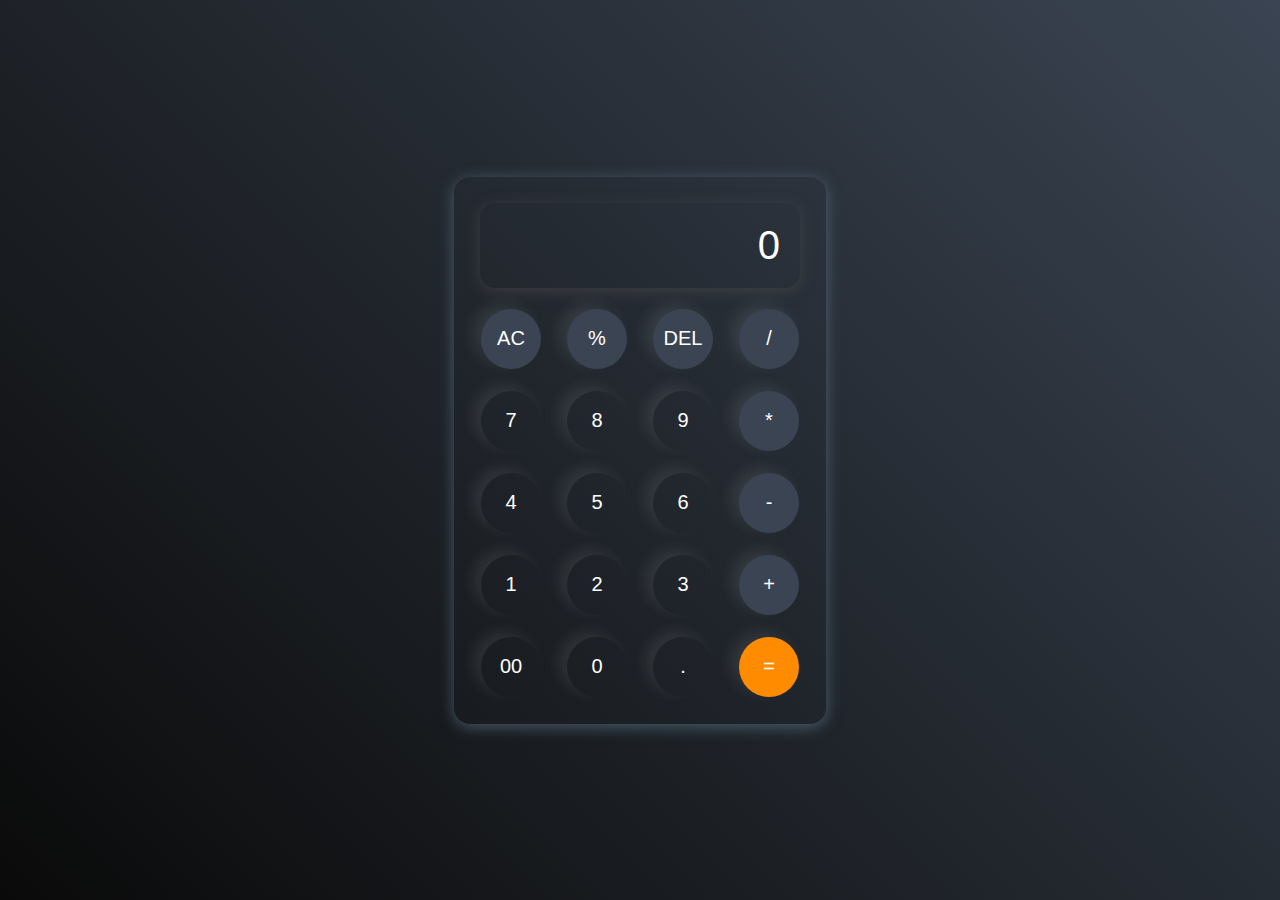
<file: Javascript-Project-main/calculatar/index.html>
<!DOCTYPE html>
<html lang="en">

<head>
    <meta charset="UTF-8">
    <meta http-equiv="X-UA-Compatible" content="IE=edge">
    <meta name="viewport" content="width=device-width, initial-scale=1.0">
    <link rel="stylesheet" href="style.css">
    <title>Calculater</title>
</head>

<body>
    <div class="container">

        <input type="text" placeholder="0" id="inputbox">

        <div>
            <button class="opretar">AC</button>
            <button class="opretar">%</button>
            <button class="opretar">DEL</button>
            <button class="opretar">/</button>
        </div>
        <div>
            <button>7</button>
            <button>8</button>
            <button>9</button>
            <button class="opretar">*</button>
        </div>
        <div>
            <button>4</button>
            <button>5</button>
            <button>6</button>
            <button class="opretar">-</button>
        </div>
        <div>
            <button>1</button>
            <button>2</button>
            <button>3</button>
            <button class="opretar">+</button>
        </div>
        <div>
            <button>00</button>
            <button>0</button>
            <button>.</button>
            <button class="equel">=</button>
        </div>
    </div>
<script src="script.js"></script>
</body>

</html>
</file>
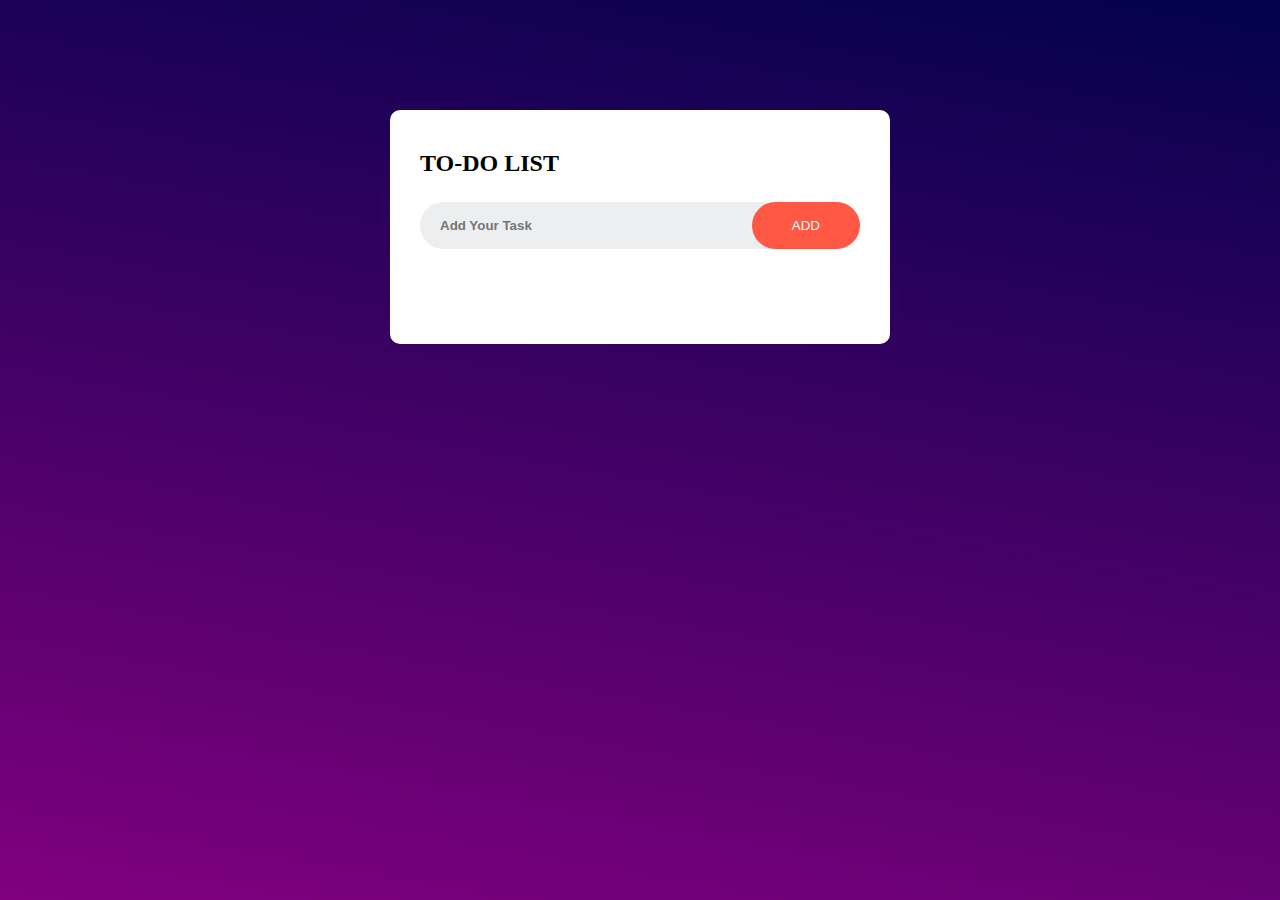
<file: Javascript-Project-main/todo list/index.html>
<!DOCTYPE html>
<html lang="en">

<head>
    <meta charset="UTF-8">
    <meta http-equiv="X-UA-Compatible" content="IE=edge">
    <meta name="viewport" content="width=device-width, initial-scale=1.0">
    <link rel="stylesheet" href="style.css">
    <title>TODO LIST</title>
</head>

<body>
    <div class="container">
        <div class="todo-app">
            <h2>TO-DO LIST</h2>
            <div class="row">
                <input type="text" id="input-box" placeholder="Add Your Task">
                <button onclick="addTask()">ADD</button>
            </div>
            <ul id="list-container">
                <!-- <li class="checked">this is my task</li>
                <li>this is my task</li>
                <li>this is my task</li> -->
            </ul>
        </div>
    </div>
</body>
<script src="script.js"></script>

</html>
</file>
<file: Javascript-Project-main/calculatar/style.css>
*{
    padding: 0;
    margin: 0;
    box-sizing: border-box;
}
body{
    display: flex;
    justify-content: center;
    align-items: center;
    width: 100%;
    height: 100vh;
   background: linear-gradient(45deg,#0a0a0a,#3a4452);
}   
 
.container{
    border-radius: 16px;
    padding: 16px;
    background: transparent;
    box-shadow: 0px 3px 15px rgba(113,150,170,0.5); 
}

.container input{
    border-radius: 15px;
    padding: 20px;
    margin: 10px;
    width: 320px;
    border: none;
    background: transparent;
    box-shadow: 0px 3px 15px rgba(84,84,84,0.5);
    text-align: right;
    font-size: 40px;
    cursor: pointer;
    color: white;
}

input::placeholder{
    color: white;
    
}

button{
    width: 60px;
    height: 60px;
    border: none;
    margin: 11px;
    background: none;
    color: white;
    font-size: 20px;
    border-radius: 50%;
    box-shadow: -8px -5px 15px rgba(225,225,225,0.1);
    cursor: pointer;
}
.opretar{
    background: #3a4452;
}
.equel{
    background: darkorange;
}
</file>
<file: Javascript-Project-main/todo list/style.css>
*{
    padding: 0;
    margin: 0;
    box-sizing: border-box;
}
.container{
    width: 100%;
    min-height: 100vh;
    background: linear-gradient(190deg,rgb(2, 2, 75),purple);
    /* background-color: #ff5945; */
    padding: 10px;
}
.todo-app{
    width: 100%;
    max-width: 500px;
    background: white;
    margin: 100px auto 20px;
    padding: 40px 30px 70px;
    border-radius: 10px;
}
.todo-app h2{
    margin-bottom: 25px;
}
.row{
    display: flex;
    align-items: center;
    justify-content: space-between;
    background: #edeef0;
    border-radius: 30px;
    padding-left: 10px;
    margin-bottom: 25px;
}
input{
    flex: 1;
    background: transparent;
    border: none;
    outline: none;
    padding: 10px;
    font-weight: 600;
}
button{
    border: none;
    outline: none;
    padding: 16px 40px;
    background: #ff5945;
    color: white;
    border-radius: 35px;
    cursor: pointer;
}
ul li{
    list-style: none;
    font-size: 17px;
    padding: 16px 10px 10px 50px;
    user-select: none;
    cursor: pointer;
    position: relative;
}
ul li::before{
    content: "";
    position: absolute;
    background-image: url(images/unchecked.png);
    background-size: cover;
    background-position: center;
    height: 28px;
    width: 28px;
    border-radius: 50%;
    top: 12px;
    left: 8px;
}
ul li.checked{
    color: #555;
    text-decoration: line-through;
}
ul li.checked::before{
    background-image: url(images/checked.png);
}
 ul li span{
     position:absolute;
     right: 0;
     top: 5px;
     width: 40px;
     height: 40px;
     font-size: 25px;
     color: #555;
     line-height: 40px;
     text-align: center;
    }
    ul li span:hover{
        background-color:#edeef0;
        border-radius: 50%;
    }
</file>
